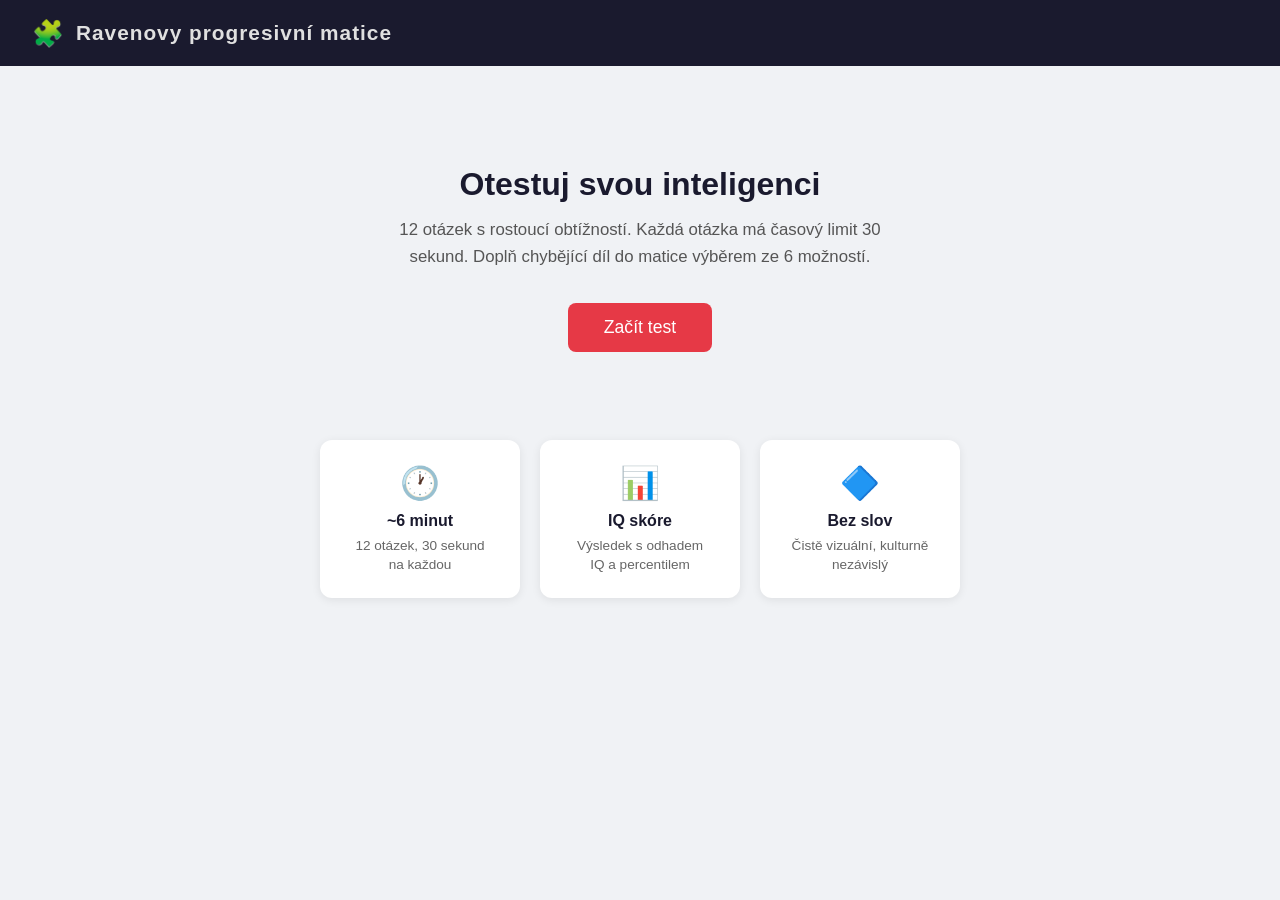
<file: index.html>
<!DOCTYPE html>
<html lang="cs">
<head>
  <meta charset="UTF-8" />
  <meta name="viewport" content="width=device-width, initial-scale=1.0" />
  <title>Ravenovy matice – IQ test</title>
  <link rel="stylesheet" href="css/style.css" />
</head>
<body>

<header>
  <span>🧩</span>
  <h1>Ravenovy progresivní matice</h1>
</header>

<div class="container">
  <div class="hero">
    <h2>Otestuj svou inteligenci</h2>
    <p>
      12 otázek s rostoucí obtížností. Každá otázka má časový limit 30 sekund.
      Doplň chybějící díl do matice výběrem ze 6 možností.
    </p>
    <a href="test.html" class="btn">Začít test</a>
  </div>

  <div class="info-cards">
    <div class="card">
      <div class="icon">🕐</div>
      <h3>~6 minut</h3>
      <p>12 otázek, 30 sekund na každou</p>
    </div>
    <div class="card">
      <div class="icon">📊</div>
      <h3>IQ skóre</h3>
      <p>Výsledek s odhadem IQ a percentilem</p>
    </div>
    <div class="card">
      <div class="icon">🔷</div>
      <h3>Bez slov</h3>
      <p>Čistě vizuální, kulturně nezávislý</p>
    </div>
  </div>
</div>

</body>
</html>
</file>
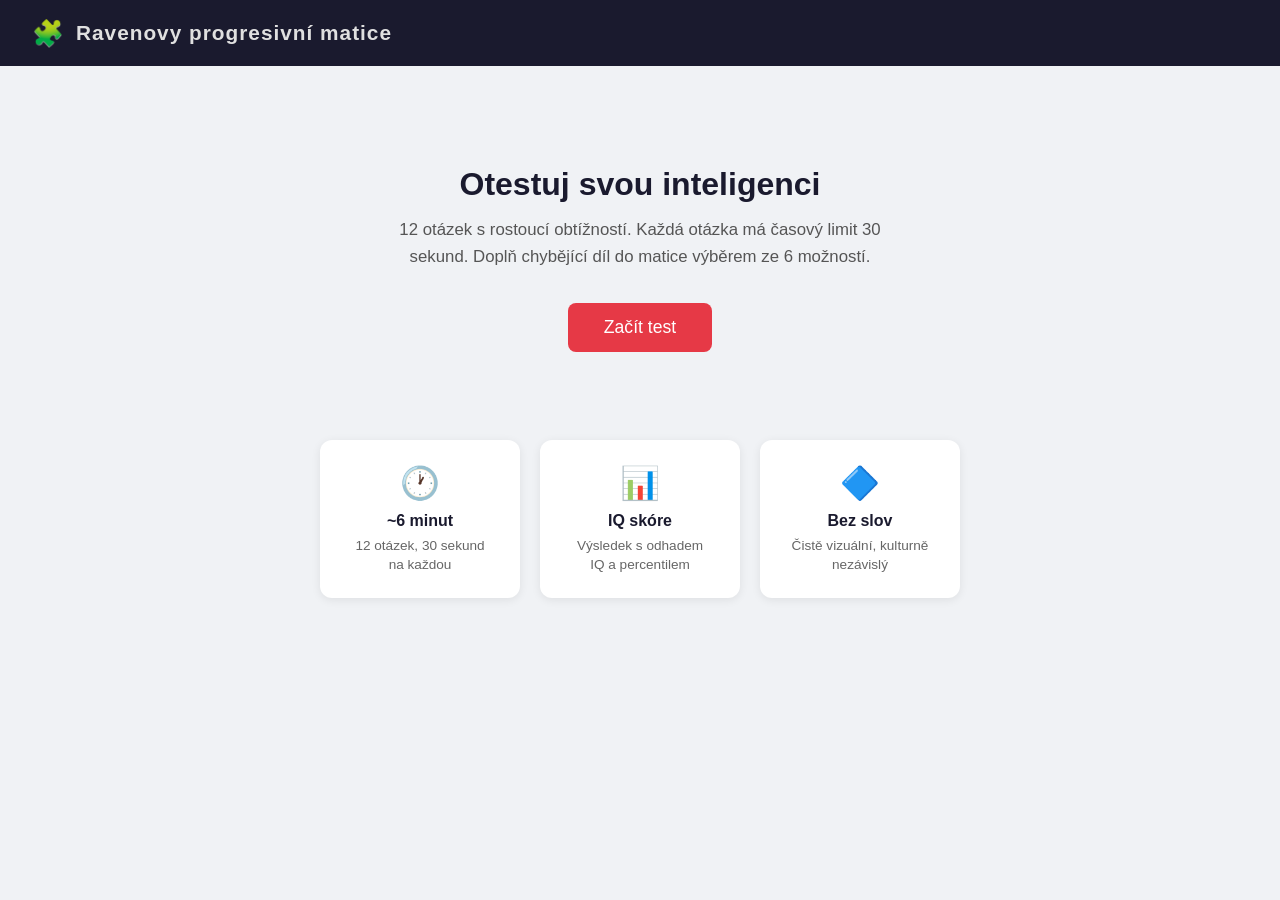
<file: results.html>
<!DOCTYPE html>
<html lang="cs">
<head>
  <meta charset="UTF-8" />
  <meta name="viewport" content="width=device-width, initial-scale=1.0" />
  <title>Výsledky – Ravenovy matice</title>
  <link rel="stylesheet" href="css/style.css" />
</head>
<body>

<header>
  <span>🧩</span>
  <h1>Ravenovy progresivní matice</h1>
</header>

<div class="container">
  <div class="results-box">
    <h2>Výsledky testu</h2>

    <div class="score-big" id="iqScore">—</div>
    <div class="iq-label">odhadované IQ</div>

    <div class="stats-row">
      <div class="stat">
        <div class="val" id="statCorrect">—</div>
        <div class="lbl">správných odpovědí</div>
      </div>
      <div class="stat">
        <div class="val" id="statTotal">—</div>
        <div class="lbl">celkem otázek</div>
      </div>
      <div class="stat">
        <div class="val" id="statTime">—</div>
        <div class="lbl">průměrný čas (s)</div>
      </div>
    </div>

    <div class="percentile-bar-wrap">
      <div class="percentile-bar" id="percentileBar" style="width:0%"></div>
    </div>
    <p class="percentile-label" id="percentileLabel">—</p>

    <a href="index.html" class="btn">Zpět na úvod</a>
    <a href="test.html" class="btn btn-secondary">Zkusit znovu</a>
  </div>
</div>

<script>
  const raw = sessionStorage.getItem('ravenResults');
  if (!raw) {
    window.location.href = 'index.html';
  } else {
    const r = JSON.parse(raw);
    document.getElementById('iqScore').textContent    = r.iq;
    document.getElementById('statCorrect').textContent = r.correct;
    document.getElementById('statTotal').textContent   = r.total;
    document.getElementById('statTime').textContent    = r.avgTime;
    document.getElementById('percentileLabel').textContent =
      `Jsi v top ${100 - r.percentile}% populace (percentil ${r.percentile})`;

    setTimeout(() => {
      document.getElementById('percentileBar').style.width = r.percentile + '%';
    }, 100);
  }
</script>
</body>
</html>
</file>
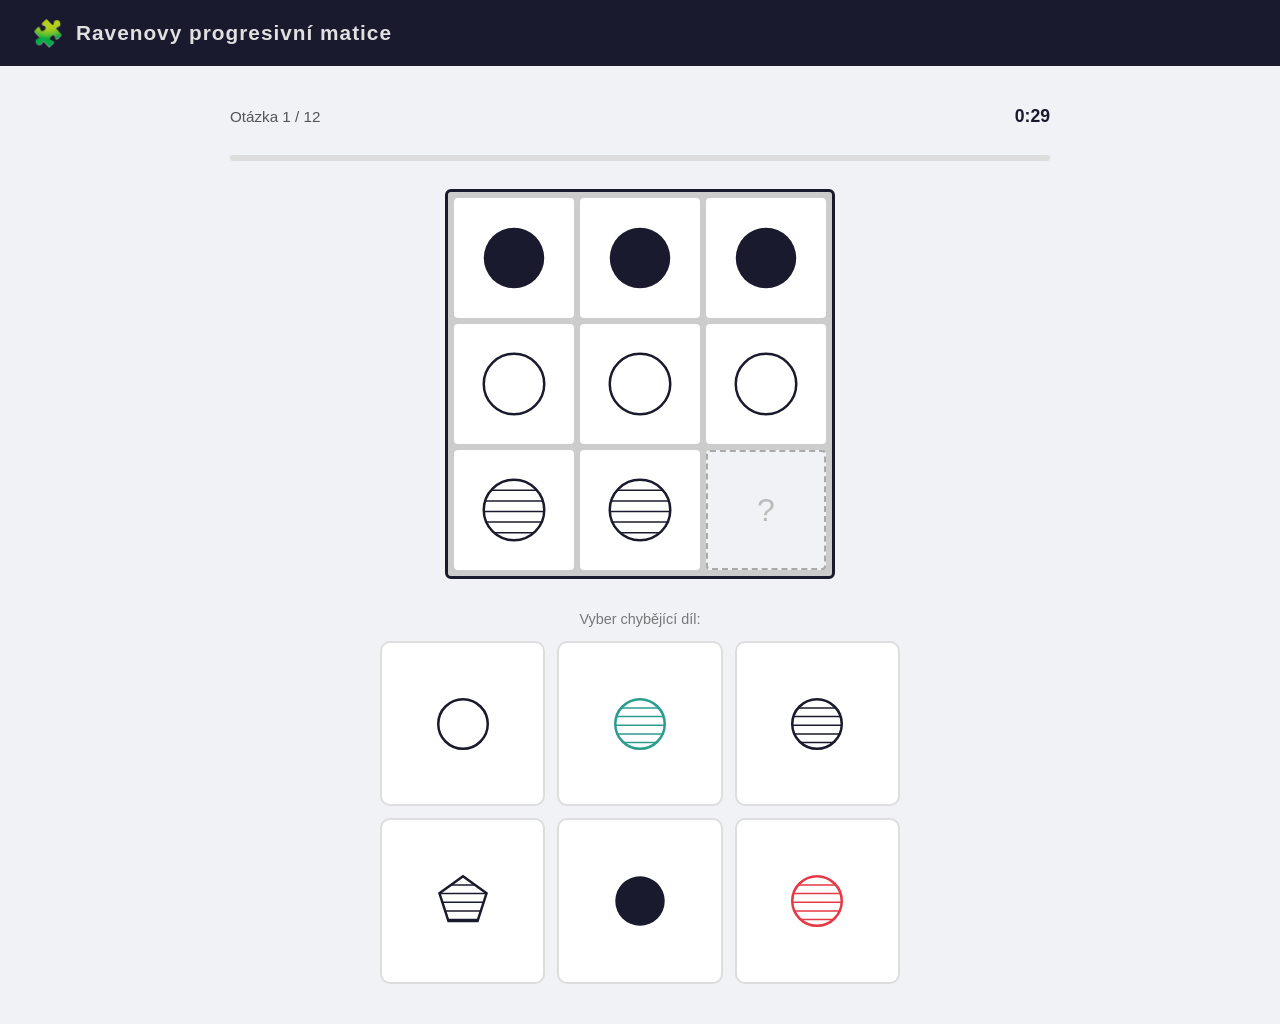
<file: test.html>
<!DOCTYPE html>
<html lang="cs">
<head>
  <meta charset="UTF-8" />
  <meta name="viewport" content="width=device-width, initial-scale=1.0" />
  <title>Test – Ravenovy matice</title>
  <link rel="stylesheet" href="css/style.css" />
</head>
<body>

<header>
  <span>🧩</span>
  <h1>Ravenovy progresivní matice</h1>
</header>

<div class="container">
  <div class="test-header">
    <span class="progress" id="qProgress">Otázka 1 / 12</span>
    <span class="timer" id="timer">0:30</span>
  </div>
  <div class="progress-bar-wrap">
    <div class="progress-bar" id="progressBar" style="width:0%"></div>
  </div>

  <!-- 3×3 matrix -->
  <div class="matrix-wrap">
    <div class="matrix-grid" id="matrixGrid"></div>
  </div>

  <p class="choices-label">Vyber chybějící díl:</p>
  <div class="choices-grid" id="choicesGrid"></div>
</div>

<script src="js/generator.js"></script>
<script src="js/engine.js"></script>
<script>
  initTest();
  renderQuestion();

  function renderQuestion() {
    const q = state.questions[state.current];

    // Progress
    document.getElementById('qProgress').textContent =
      `Otázka ${state.current + 1} / ${TOTAL_QUESTIONS}`;
    document.getElementById('progressBar').style.width =
      `${(state.current / TOTAL_QUESTIONS) * 100}%`;

    // Matrix
    const grid = document.getElementById('matrixGrid');
    grid.innerHTML = '';
    for (let r = 0; r < 3; r++) {
      for (let c = 0; c < 3; c++) {
        const cell = document.createElement('div');
        cell.className = 'matrix-cell';
        if (r === 2 && c === 2) {
          cell.classList.add('missing');
          cell.textContent = '?';
        } else {
          const canvas = document.createElement('canvas');
          renderCell(canvas, q.matrix[r][c], 110);
          cell.appendChild(canvas);
        }
        grid.appendChild(cell);
      }
    }

    // Choices
    const cGrid = document.getElementById('choicesGrid');
    cGrid.innerHTML = '';
    q.choices.forEach((choice, i) => {
      const btn = document.createElement('button');
      btn.className = 'choice-btn';
      const canvas = document.createElement('canvas');
      renderCell(canvas, choice, 90);
      btn.appendChild(canvas);
      btn.addEventListener('click', () => handleAnswer(i));
      cGrid.appendChild(btn);
    });

    // Timer
    startTimer(
      (s) => {
        const el = document.getElementById('timer');
        el.textContent = `0:${String(s).padStart(2, '0')}`;
        el.className = 'timer' + (s <= 10 ? ' warn' : '');
      },
      () => handleAnswer(-1)
    );
  }

  function handleAnswer(index) {
    const { correct, correctIndex } = submitAnswer(index);

    // Highlight choices
    const btns = document.querySelectorAll('.choice-btn');
    btns.forEach(b => b.style.pointerEvents = 'none');
    if (index >= 0) {
      btns[index].classList.add(correct ? 'correct' : 'wrong');
    }
    btns[correctIndex].classList.add('correct');

    setTimeout(() => {
      const hasMore = nextQuestion();
      if (hasMore) {
        renderQuestion();
      } else {
        // Save results and redirect
        sessionStorage.setItem('ravenResults', JSON.stringify(calcResults()));
        window.location.href = 'results.html';
      }
    }, 900);
  }
</script>
</body>
</html>
</file>
<file: css/style.css>
* {
  box-sizing: border-box;
  margin: 0;
  padding: 0;
}

body {
  font-family: 'Segoe UI', sans-serif;
  background: #f0f2f5;
  color: #222;
  min-height: 100vh;
  display: flex;
  flex-direction: column;
  align-items: center;
}

header {
  width: 100%;
  background: #1a1a2e;
  color: #e0e0e0;
  padding: 18px 32px;
  display: flex;
  align-items: center;
  gap: 12px;
}

header h1 {
  font-size: 1.3rem;
  letter-spacing: 1px;
}

header span {
  font-size: 1.6rem;
}

.container {
  max-width: 860px;
  width: 100%;
  padding: 40px 20px;
  flex: 1;
}

/* INDEX */
.hero {
  text-align: center;
  padding: 60px 20px 40px;
}

.hero h2 {
  font-size: 2rem;
  margin-bottom: 14px;
  color: #1a1a2e;
}

.hero p {
  font-size: 1.05rem;
  color: #555;
  max-width: 520px;
  margin: 0 auto 32px;
  line-height: 1.6;
}

.btn {
  display: inline-block;
  background: #e63946;
  color: #fff;
  padding: 14px 36px;
  border-radius: 8px;
  font-size: 1.1rem;
  text-decoration: none;
  border: none;
  cursor: pointer;
  transition: background 0.2s;
}

.btn:hover {
  background: #c1121f;
}

.info-cards {
  display: flex;
  gap: 20px;
  justify-content: center;
  flex-wrap: wrap;
  margin-top: 48px;
}

.card {
  background: #fff;
  border-radius: 12px;
  padding: 24px 28px;
  width: 200px;
  text-align: center;
  box-shadow: 0 2px 10px rgba(0,0,0,0.08);
}

.card .icon { font-size: 2rem; margin-bottom: 10px; }
.card h3 { font-size: 1rem; color: #1a1a2e; margin-bottom: 6px; }
.card p  { font-size: 0.85rem; color: #666; line-height: 1.4; }

/* TEST */
.test-header {
  display: flex;
  justify-content: space-between;
  align-items: center;
  margin-bottom: 28px;
}

.test-header .progress {
  font-size: 0.95rem;
  color: #555;
}

.progress-bar-wrap {
  width: 100%;
  height: 6px;
  background: #ddd;
  border-radius: 4px;
  margin-bottom: 28px;
  overflow: hidden;
}

.progress-bar {
  height: 100%;
  background: #e63946;
  border-radius: 4px;
  transition: width 0.4s;
}

.matrix-wrap {
  display: flex;
  justify-content: center;
  margin-bottom: 32px;
}

.matrix-grid {
  display: grid;
  grid-template-columns: repeat(3, 120px);
  grid-template-rows: repeat(3, 120px);
  gap: 6px;
  background: #ccc;
  border: 3px solid #1a1a2e;
  border-radius: 6px;
  padding: 6px;
}

.matrix-cell {
  background: #fff;
  border-radius: 4px;
  display: flex;
  align-items: center;
  justify-content: center;
}

.matrix-cell.missing {
  background: #f0f2f5;
  border: 2px dashed #aaa;
  font-size: 2rem;
  color: #bbb;
}

.choices-label {
  text-align: center;
  font-size: 0.9rem;
  color: #777;
  margin-bottom: 14px;
}

.choices-grid {
  display: grid;
  grid-template-columns: repeat(3, 1fr);
  gap: 12px;
  max-width: 520px;
  margin: 0 auto;
}

.choice-btn {
  background: #fff;
  border: 2px solid #ddd;
  border-radius: 10px;
  padding: 10px;
  cursor: pointer;
  display: flex;
  align-items: center;
  justify-content: center;
  transition: border-color 0.15s, transform 0.1s;
  aspect-ratio: 1;
}

.choice-btn:hover {
  border-color: #e63946;
  transform: scale(1.04);
}

.choice-btn.correct {
  border-color: #2a9d8f;
  background: #eafaf8;
}

.choice-btn.wrong {
  border-color: #e63946;
  background: #fdecea;
}

.timer {
  font-size: 1.1rem;
  font-weight: bold;
  color: #1a1a2e;
}

.timer.warn { color: #e63946; }

/* RESULTS */
.results-box {
  background: #fff;
  border-radius: 16px;
  padding: 40px;
  text-align: center;
  box-shadow: 0 4px 20px rgba(0,0,0,0.1);
  margin-top: 20px;
}

.results-box h2 {
  font-size: 1.6rem;
  margin-bottom: 8px;
  color: #1a1a2e;
}

.score-big {
  font-size: 4rem;
  font-weight: bold;
  color: #e63946;
  margin: 20px 0 4px;
}

.iq-label {
  font-size: 1rem;
  color: #777;
  margin-bottom: 24px;
}

.stats-row {
  display: flex;
  justify-content: center;
  gap: 32px;
  margin: 24px 0;
  flex-wrap: wrap;
}

.stat { text-align: center; }
.stat .val { font-size: 1.8rem; font-weight: bold; color: #1a1a2e; }
.stat .lbl { font-size: 0.82rem; color: #888; margin-top: 2px; }

.percentile-bar-wrap {
  width: 100%;
  max-width: 400px;
  margin: 0 auto 28px;
  background: #eee;
  border-radius: 8px;
  height: 18px;
  overflow: hidden;
}

.percentile-bar {
  height: 100%;
  background: linear-gradient(90deg, #e63946, #f4a261);
  border-radius: 8px;
  transition: width 1s ease;
}

.percentile-label {
  font-size: 0.9rem;
  color: #555;
  margin-bottom: 28px;
}

.btn-secondary {
  background: #1a1a2e;
  color: #fff;
  margin-left: 12px;
}

.btn-secondary:hover { background: #16213e; }
</file>
